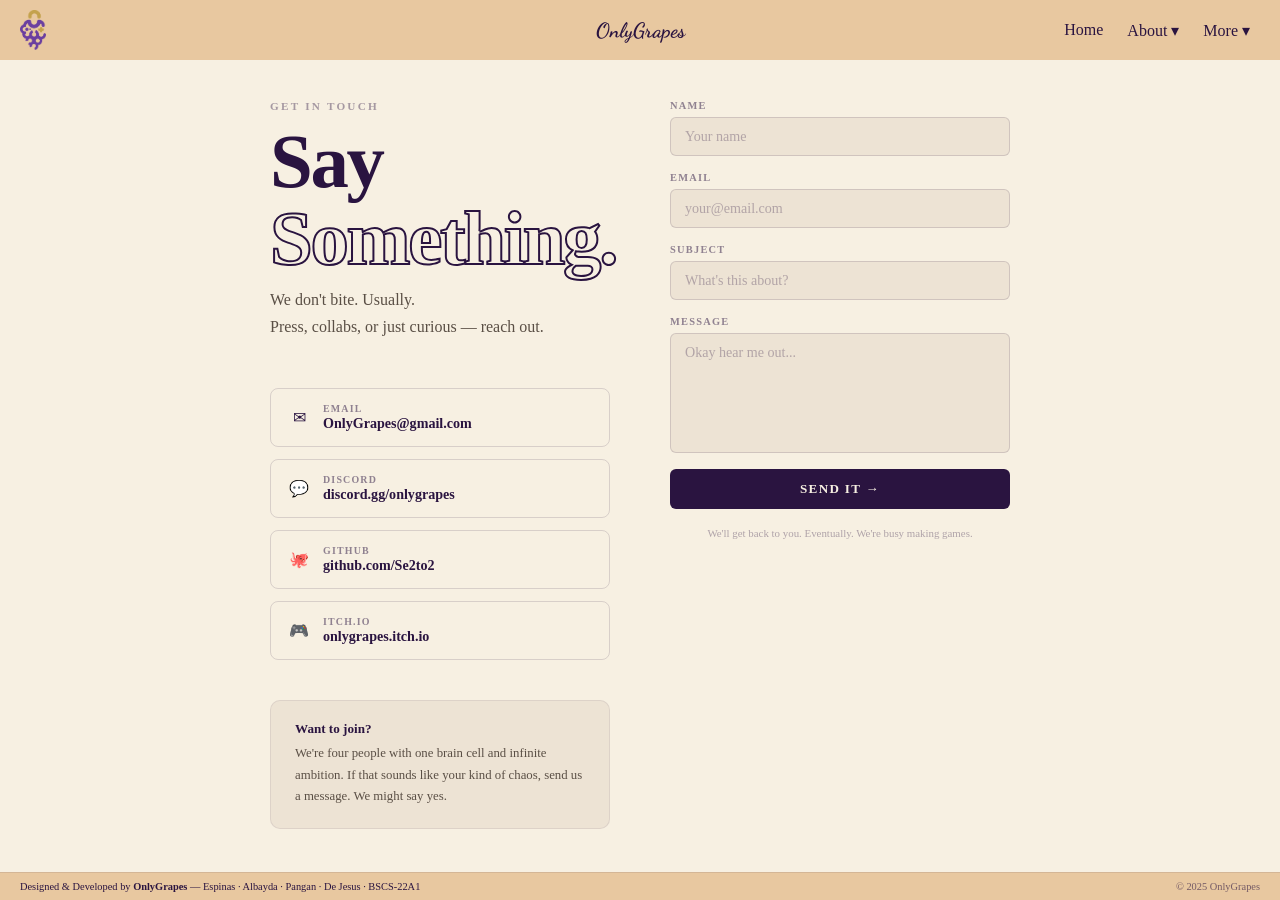
<file: contact.html>
<!DOCTYPE html>
<html lang="en">
<head>
    <meta charset="UTF-8">
    <meta name="viewport" content="width=device-width, initial-scale=1.0">
    <link rel="stylesheet" href="style.css">
    <link rel="preconnect" href="https://fonts.googleapis.com">
    <link rel="preconnect" href="https://fonts.gstatic.com" crossorigin>
    <link href="https://fonts.googleapis.com/css2?family=Dancing+Script&display=block" rel="stylesheet">
    <link rel="icon" href="logo.png" type="image/png">
    <script src="script.js" defer></script>
    <script>
      function showAlert(title, message, onClose) {
        const existing = document.getElementById('og-alert');
        if (existing) existing.remove();

        const overlay = document.createElement('div');
        overlay.id = 'og-alert';
        overlay.style.cssText = 'position:fixed;inset:0;z-index:9999;background:rgba(42,20,64,0.45);display:flex;align-items:center;justify-content:center;padding:20px;';

        overlay.innerhtml = `
          <style>
            @keyframes og-pop{from{transform:scale(0.92);opacity:0}to{transform:scale(1);opacity:1}}
          </style>
          <div style="background:#F7F0E2;border:1px solid rgba(42,20,64,0.15);border-radius:12px;padding:32px 28px 24px;max-width:360px;width:100%;box-shadow:0 20px 60px rgba(42,20,64,0.2);animation:og-pop 0.25s cubic-bezier(0.34,1.56,0.64,1);text-align:center;">
            <div style="font-size:2rem;margin-bottom:12px;">🍇</div>
            <div style="font-size:1.1rem;font-weight:900;color:#2A1440;margin-bottom:8px;letter-spacing:-0.02em;">${title}</div>
            <p style="font-size:0.88rem;color:#5a4f45;line-height:1.7;margin-bottom:24px;">${message}</p>
            <button id="og-alert-btn" style="background:#2A1440;color:#F7F0E2;border:none;border-radius:6px;padding:10px 28px;font-size:0.82rem;font-weight:700;letter-spacing:0.08em;text-transform:uppercase;cursor:pointer;font-family:Georgia,serif;">Got it</button>
          </div>
        `;

        document.body.appendChild(overlay);

        function close() {
          overlay.remove();
          if (onClose) onClose();
        }

        overlay.querySelector('#og-alert-btn').addEventListener('click', close);
        overlay.addEventListener('click', function(e) { if (e.target === overlay) close(); });
      }

      function handleSubmit() {
        const name    = document.getElementById('name').value.trim();
        const email   = document.getElementById('email').value.trim();
        const message = document.getElementById('message').value.trim();

        if (!name || !email || !message) {
          showAlert('Missing Fields', 'Please fill in your name, email, and message before sending.');
          return;
        }

        showAlert('Message Sent!', 'Nice. We got it. We\'ll respond when we surface from the Discord rabbit hole we\'re currently in.', function() {
          document.getElementById('contactForm').style.display = 'none';
          document.getElementById('successMsg').style.display = 'block';
        });
      }
    </script>
    <title>Contact — OnlyGrapes</title>
</head>

<body>
    <header class="top-bar">
    <img src="logo.png" alt="OnlyGrapes" class="logo" />
    <div class="company-name">OnlyGrapes</div>
    <div class="nav-links">
        <a href="index.html">Home</a>

        <!-- About dropdown -->
        <div class="dropdown">
          <span class="dropdown-toggle">About ▾</span>
          <div class="dropdown-menu">
            <a href="index.html#about" class="dropdown-item">About Us</a>
            <a href="index.html#team" class="dropdown-item">Meet the Team</a>
            <a href="index.html#faq" class="dropdown-item">FAQ</a>
          </div>
        </div>

        <!-- More dropdown -->
        <div class="dropdown">
          <span class="dropdown-toggle">More ▾</span>
          <div class="dropdown-menu">
            <a href="devlog.html" class="dropdown-item">Devlog</a>
            <a href="presskit.html" class="dropdown-item">Press Kit</a>
          </div>
        </div>
    </div>
</header>

    <main class="contact-wrapper">

        <!-- LEFT PANEL -->
        <div class="contact-left">
            <p class="page-label">Get in Touch</p>
            <h1 class="page-title">Say <span class="page-title-accent">Something.</span></h1>
            <p class="page-subtitle">We don't bite. Usually.<br>Press, collabs, or just curious — reach out.</p>

            <div class="ct-links">
                <a href="#" class="ct-link">
                    <span class="ct-link-icon">✉</span>
                    <div class="ct-link-body">
                        <span class="ct-link-label">Email</span>
                        <span class="ct-link-value"><span class="__cf_email__" data-cfemail="0d426361744a7f6c7d687e4d6a606c6461236e6260">OnlyGrapes@gmail.com</span></span>
                    </div>
                </a>
                <a href="#" class="ct-link">
                    <span class="ct-link-icon">💬</span>
                    <div class="ct-link-body">
                        <span class="ct-link-label">Discord</span>
                        <span class="ct-link-value">discord.gg/onlygrapes</span>
                    </div>
                </a>
                <a href="#" class="ct-link">
                    <span class="ct-link-icon">🐙</span>
                    <div class="ct-link-body">
                        <span class="ct-link-label">GitHub</span>
                        <span class="ct-link-value">github.com/Se2to2</span>
                    </div>
                </a>
                <a href="#" class="ct-link">
                    <span class="ct-link-icon">🎮</span>
                    <div class="ct-link-body">
                        <span class="ct-link-label">itch.io</span>
                        <span class="ct-link-value">onlygrapes.itch.io</span>
                    </div>
                </a>
            </div>

            <div class="ct-join">
                <div class="ct-join-title">Want to join?</div>
                <p class="ct-join-text">We're four people with one brain cell and infinite ambition. If that sounds like your kind of chaos, send us a message. We might say yes.</p>
            </div>
        </div>

        <!-- RIGHT PANEL -->
        <div class="contact-right">
            <div class="ct-form" id="contactForm">
                <div class="ct-field">
                    <label for="name">Name</label>
                    <input type="text" id="name" placeholder="Your name" />
                </div>
                <div class="ct-field">
                    <label for="email">Email</label>
                    <input type="email" id="email" placeholder="your@email.com" />
                </div>
                <div class="ct-field">
                    <label for="subject">Subject</label>
                    <input type="text" id="subject" placeholder="What's this about?" />
                </div>
                <div class="ct-field">
                    <label for="message">Message</label>
                    <textarea id="message" placeholder="Okay hear me out..."></textarea>
                </div>
                <button class="ct-submit" onclick="handleSubmit()">Send It →</button>
                <p class="ct-note">We'll get back to you. Eventually. We're busy making games.</p>
            </div>

            <div class="ct-success" id="successMsg">
                <div class="ct-success-icon">🍇</div>
                <div class="ct-success-title">Message sent.</div>
                <p class="ct-success-text">Nice. We got it. We'll respond when we surface from the Discord rabbit hole we're currently in.</p>
            </div>
        </div>

    </main>

            <footer class="site-footer">
        <span>Designed & Developed by <strong>OnlyGrapes</strong> — Espinas · Albayda · Pangan · De Jesus · BSCS-22A1</span>
        <span class="footer-copy">© 2025 OnlyGrapes</span>
    </footer>
</body>
</html>
</file>
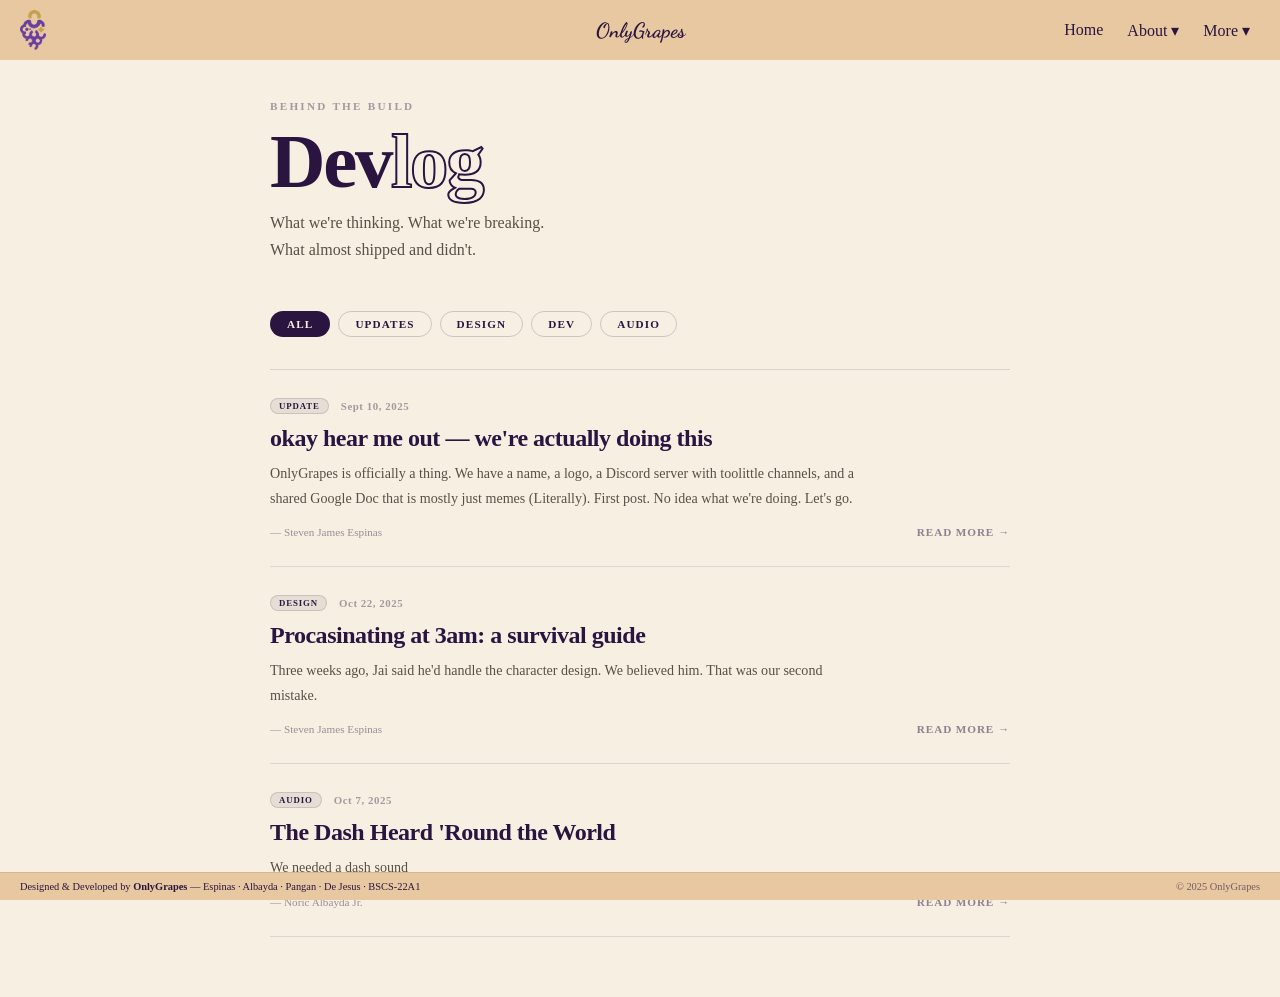
<file: devlog.html>
<!DOCTYPE html>
<html lang="en">
<head>
    <meta charset="UTF-8">
    <meta name="viewport" content="width=device-width, initial-scale=1.0">
    <link rel="stylesheet" href="style.css">
    <link rel="preconnect" href="https://fonts.googleapis.com">
    <link rel="preconnect" href="https://fonts.gstatic.com" crossorigin>
    <link href="https://fonts.googleapis.com/css2?family=Dancing+Script&display=block" rel="stylesheet">
    <link rel="icon" href="logo.png" type="image/png">
    <script src="script.js" defer></script>
    <title>Devlog — OnlyGrapes</title>
</head>

<body>
    <header class="top-bar">
    <img src="logo.png" alt="OnlyGrapes" class="logo" />
    <div class="company-name">OnlyGrapes</div>
    <div class="nav-links">
        <a href="index.html">Home</a>

        <!-- About dropdown -->
        <div class="dropdown">
          <span class="dropdown-toggle">About ▾</span>
          <div class="dropdown-menu">
            <a href="index.html#about" class="dropdown-item">About Us</a>
            <a href="index.html#team" class="dropdown-item">Meet the Team</a>
            <a href="index.html#faq" class="dropdown-item">FAQ</a>
          </div>
        </div>

        <!-- More dropdown -->
        <div class="dropdown">
          <span class="dropdown-toggle">More ▾</span>
          <div class="dropdown-menu">
            <a href="presskit.html" class="dropdown-item">Press Kit</a>
            <a href="contact.html" class="dropdown-item">Contact</a>
          </div>
        </div>
    </div>
</header>

    <main class="page-wrapper">

        <p class="page-label">Behind the Build</p>
        <h1 class="page-title">Dev<span class="page-title-accent">log</span></h1>
        <p class="page-subtitle">What we're thinking. What we're breaking.<br>What almost shipped and didn't.</p>

        <!-- FILTERS -->
        <div class="dl-filters">
            <button class="dl-filter active" onclick="filterPosts('all', this)">All</button>
            <button class="dl-filter" onclick="filterPosts('update', this)">Updates</button>
            <button class="dl-filter" onclick="filterPosts('design', this)">Design</button>
            <button class="dl-filter" onclick="filterPosts('dev', this)">Dev</button>
            <button class="dl-filter" onclick="filterPosts('audio', this)">Audio</button>
        </div>

        <!-- POSTS -->
        <div class="dl-posts" id="postList">

            <article class="dl-post" data-tag="update" onclick="togglePost(this)">
                <div class="dl-post-meta">
                    <span class="dl-post-tag">Update</span>
                    <span class="dl-post-date">Sept 10, 2025</span>
                </div>
                <div class="dl-post-title">okay hear me out — we're actually doing this</div>
                <p class="dl-post-excerpt">OnlyGrapes is officially a thing. We have a name, a logo, a Discord server with toolittle channels, and a shared Google Doc that is mostly just memes (Literally). First post. No idea what we're doing. Let's go.</p>
                <div class="dl-post-body">
                    <p>So here's the situation: four people in a Discord call at 2am decided to start a game studio. No Ideas. Just the unwavering belief that the games we actually want to play don't exist yet and that we should be the ones to build them.</p>
                    <p style="margin-top:12px">We have a name. We have a logo that Jai made in one sitting while the rest of us watched and contributed nothing useful. We have a Discord server that already has like 7 channels and counting, most of which will never be used. And we have a Google Doc titled "ideas" that is currently 90% memes and 10% one actual idea that might be kind of.. who are we kidding we don't have any ideas.</p>
                    <p style="margin-top:12px">This is the first devlog. There will be more. We have no idea where this goes.</p>
                </div>
                <div class="dl-post-footer">
                    <span class="dl-post-author">— Steven James Espinas</span>
                    <span class="dl-read-more">Read more →</span>
                </div>
            </article>

            <article class="dl-post" data-tag="design" onclick="togglePost(this)">
                <div class="dl-post-meta">
                    <span class="dl-post-tag">Design</span>
                    <span class="dl-post-date">Oct 22, 2025</span>
                </div>
                <div class="dl-post-title">Procasinating at 3am: a survival guide</div>
                <p class="dl-post-excerpt">Three weeks ago, Jai said he'd handle the character design. We believed him. That was our second mistake.</p>
                <div class="dl-post-body">
                    <p>Week 1: Silence. Understandable. Great art takes time. We respect the process.</p>
                    <p style="margin-top:12px">Week 2: Still nothing. Slight concern. Maybe he's cooking something insane. We let him cook.</p>
                    <p style="margin-top:12px">Week 3: The kitchen is on fire. There is no food.</p>
                    <p style="margin-top:12px">At this point, we're not sure if the character design exists in a higher plane of existence or if it's just an idea Jai visits in his dreams and refuses to bring back with him.</p>
                    <p style="margin-top:12px">No sketches. No concepts. Not even a badly drawn stick figure to prove life.</p>
                    <p style="margin-top:12px">So we waited. Longer than we should have. Checking for updates like it was going to magically appear one day. It didn't. But hope is a powerful and dangerous thing, and we held onto it anyway.</p>
                    <p style="margin-top:12px">Current Status:</p>
                    <p style="margin-top:12px">Budget Character Design</p>
                    <p style="margin-top:12px">Three weeks gone</p>
                    <p style="margin-top:12px">Sire said Go Lang</p>
                </div>
                <div class="dl-post-footer">
                    <span class="dl-post-author">— Steven James Espinas</span>
                    <span class="dl-read-more">Read more →</span>
                </div>
            </article>

            <article class="dl-post" data-tag="audio" onclick="togglePost(this)">
                <div class="dl-post-meta">
                    <span class="dl-post-tag">Audio</span>
                    <span class="dl-post-date">Oct 7, 2025</span>
                </div>
                <div class="dl-post-title">The Dash Heard 'Round the World</div>
                <p class="dl-post-excerpt">We needed a dash sound</p>
                <div class="dl-post-body">
                    <p>An idea was made.</p>
                    <p style="margin-top:12px">Sound was required.</p>
                    <p style="margin-top:12px"> </p>
                    <p style="margin-top:12px">The concept: a robot.</p>
                    <p style="margin-top:12px">The feature: it dashes.</p>
                    <p style="margin-top:12px">The reality: we now need audio for… that.</p>
                    <p style="margin-top:12px"> </p>
                    <p style="margin-top:12px">Week 1: Silence. Understandable. Great audio takes time. </p>
                    <p style="margin-top:12px">Week 2: Still nothing. The robot moves. It dashes. Our hopes for normal sound fade. </p>
                    <p style="margin-top:12px">Week 3: Finally, audio arrives. And somehow… its sounds like ass clapping.</p>
                    <p style="margin-top:12px"> </p>
                    <p style="margin-top:12px">No one asked for it. No one expected it. And yet, it exists. Every dash now punctuated by a sound that makes zero sense.</p>
                    <p style="margin-top:12px">Current Status: </p>
                    <p style="margin-top:12px">One dashing robot. </p>
                    <p style="margin-top:12px">One meme-level sound effect. </p>
                    <p style="margin-top:12px">Team morale: laughing their ass out.</p>
                </div>
                <div class="dl-post-footer">
                    <span class="dl-post-author">— Noric Albayda Jr.</span>
                    <span class="dl-read-more">Read more →</span>
                </div>
            </article>

        </div>
    </main>

    <footer class="site-footer">
        <span>Designed & Developed by <strong>OnlyGrapes</strong> — Espinas · Albayda · Pangan · De Jesus · BSCS-22A1</span>
        <span class="footer-copy">© 2025 OnlyGrapes</span>
    </footer>
</body>
</html>
</file>
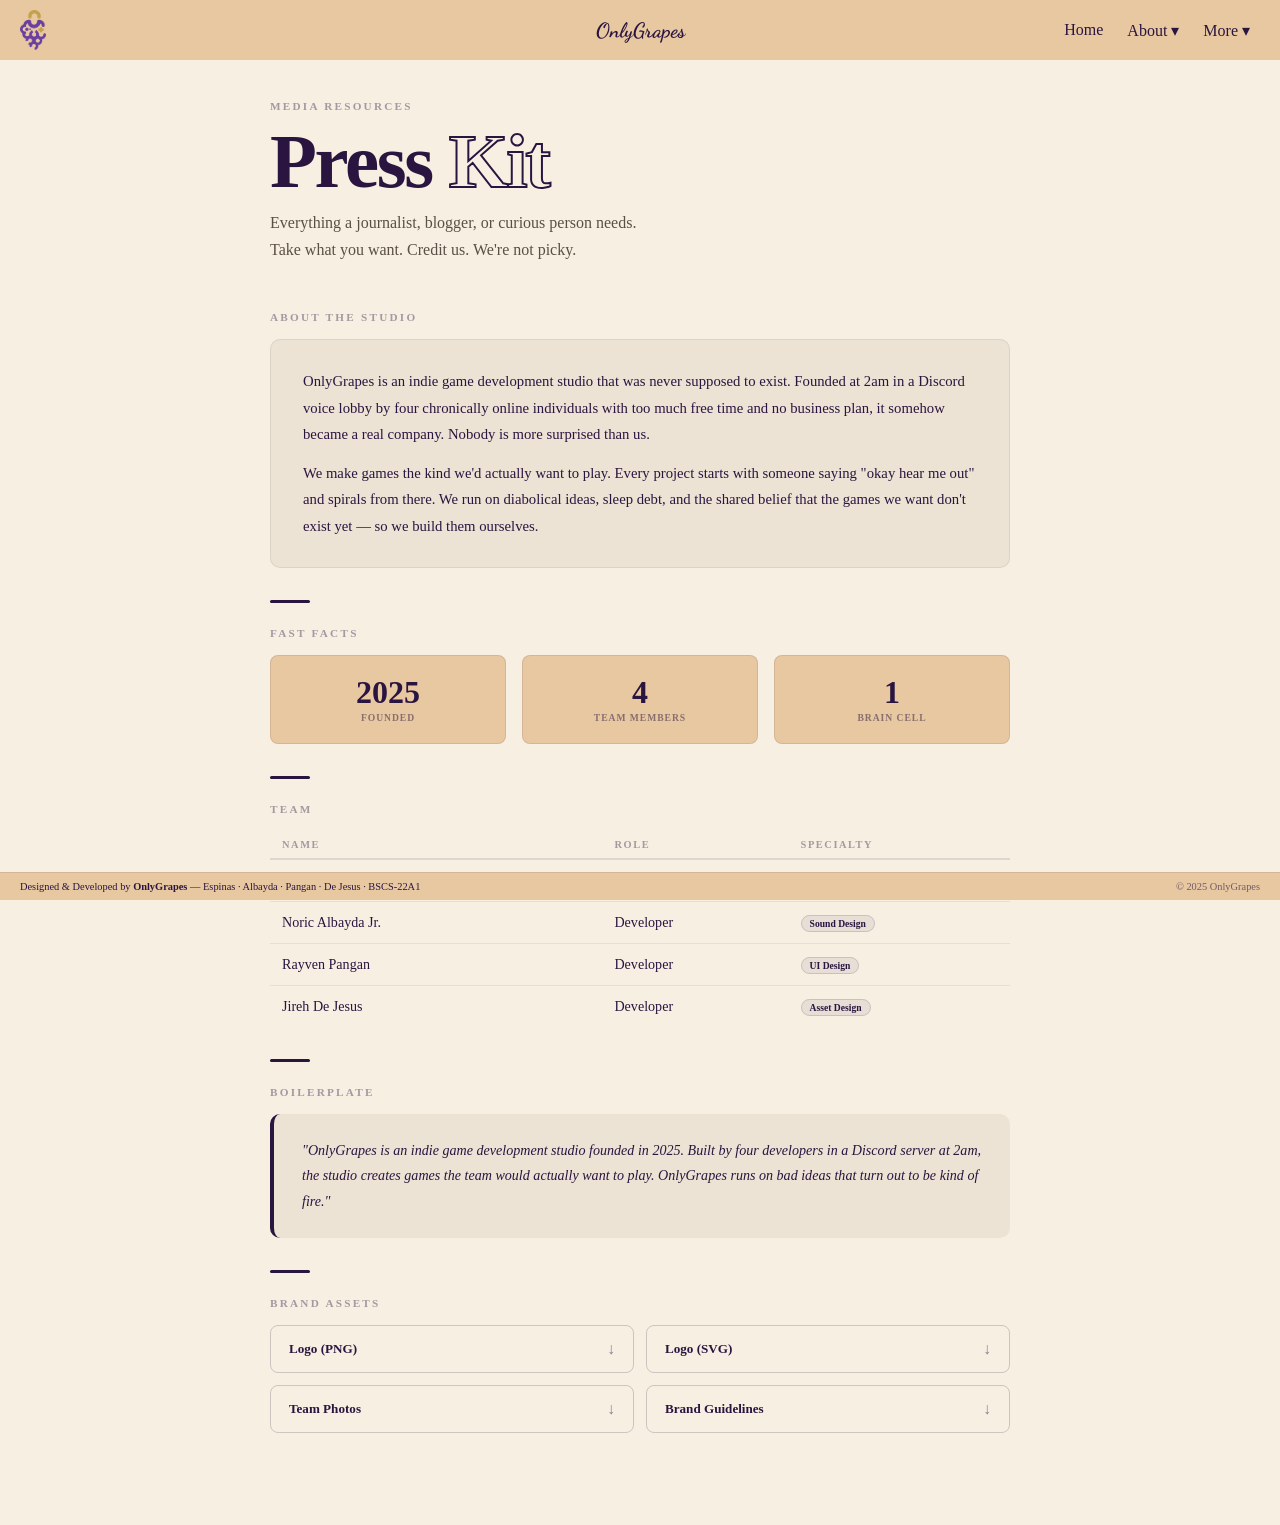
<file: presskit.html>
<!DOCTYPE html>
<html lang="en">
<head>
    <meta charset="UTF-8">
    <meta name="viewport" content="width=device-width, initial-scale=1.0">
    <link rel="stylesheet" href="style.css">
    <link rel="preconnect" href="https://fonts.googleapis.com">
    <link rel="preconnect" href="https://fonts.gstatic.com" crossorigin>
    <link href="https://fonts.googleapis.com/css2?family=Dancing+Script&display=block" rel="stylesheet">
    <link rel="icon" href="logo.png" type="image/png">
    <script src="script.js" defer></script>
    <title>Press Kit — OnlyGrapes</title>
</head>

<body>
    <header class="top-bar">
    <img src="logo.png" alt="OnlyGrapes" class="logo" />
    <div class="company-name">OnlyGrapes</div>
    <div class="nav-links">
        <a href="index.html">Home</a>

        <!-- About dropdown -->
        <div class="dropdown">
          <span class="dropdown-toggle">About ▾</span>
          <div class="dropdown-menu">
            <a href="index.html#about" class="dropdown-item">About Us</a>
            <a href="index.html#team" class="dropdown-item">Meet the Team</a>
            <a href="index.html#faq" class="dropdown-item">FAQ</a>
          </div>
        </div>

        <!-- More dropdown -->
        <div class="dropdown">
          <span class="dropdown-toggle">More ▾</span>
          <div class="dropdown-menu">
            <a href="devlog.html" class="dropdown-item">Devlog</a>
            <a href="contact.html" class="dropdown-item">Contact</a>
          </div>
        </div>
    </div>
</header>

    <main class="page-wrapper">

        <p class="page-label">Media Resources</p>
        <h1 class="page-title">Press <span class="page-title-accent">Kit</span></h1>
        <p class="page-subtitle">Everything a journalist, blogger, or curious person needs.<br>Take what you want. Credit us. We're not picky.</p>

        <!-- ABOUT -->
        <p class="sub-label">About the Studio</p>
        <div class="pk-about">
            <p>OnlyGrapes is an indie game development studio that was never supposed to exist. Founded at 2am in a Discord voice lobby by four chronically online individuals with too much free time and no business plan, it somehow became a real company. Nobody is more surprised than us.</p>
            <p>We make games the kind we'd actually want to play. Every project starts with someone saying "okay hear me out" and spirals from there. We run on diabolical ideas, sleep debt, and the shared belief that the games we want don't exist yet — so we build them ourselves.</p>
        </div>

        <!-- FAST FACTS -->
        <div class="section-rule"></div>
        <p class="sub-label">Fast Facts</p>
        <div class="pk-facts">
            <div class="pk-fact">
                <div class="pk-fact-number">2025</div>
                <div class="pk-fact-label">Founded</div>
            </div>
            <div class="pk-fact">
                <div class="pk-fact-number">4</div>
                <div class="pk-fact-label">Team Members</div>
            </div>
            <div class="pk-fact">
                <div class="pk-fact-number">1</div>
                <div class="pk-fact-label">Brain Cell</div>
            </div>
        </div>

        <!-- TEAM -->
        <div class="section-rule"></div>
        <p class="sub-label">Team</p>
        <table class="pk-team-table">
            <thead>
                <tr>
                    <th>Name</th>
                    <th>Role</th>
                    <th>Specialty</th>
                </tr>
            </thead>
            <tbody>
                <tr>
                    <td>Steven James Espinas</td>
                    <td>Developer</td>
                    <td><span class="role-tag">Backend</span></td>
                </tr>
                <tr>
                    <td>Noric Albayda Jr.</td>
                    <td>Developer</td>
                    <td><span class="role-tag">Sound Design</span></td>
                </tr>
                <tr>
                    <td>Rayven Pangan</td>
                    <td>Developer</td>
                    <td><span class="role-tag">UI Design</span></td>
                </tr>
                <tr>
                    <td>Jireh De Jesus</td>
                    <td>Developer</td>
                    <td><span class="role-tag">Asset Design</span></td>
                </tr>
            </tbody>
        </table>

        <!-- BOILERPLATE -->
        <div class="section-rule"></div>
        <p class="sub-label">Boilerplate</p>
        <div class="pk-boilerplate">
            <p>"OnlyGrapes is an indie game development studio founded in 2025. Built by four developers in a Discord server at 2am, the studio creates games the team would actually want to play. OnlyGrapes runs on bad ideas that turn out to be kind of fire."</p>
        </div>

        <!-- ASSETS -->
        <div class="section-rule"></div>
        <p class="sub-label">Brand Assets</p>
        <div class="pk-assets">
            <a href="logo.png" class="pk-asset-btn" download>
                <span>Logo (PNG)</span>
                <span class="pk-asset-icon">↓</span>
            </a>
            <a href="#" class="pk-asset-btn">
                <span>Logo (SVG)</span>
                <span class="pk-asset-icon">↓</span>
            </a>
            <a href="#" class="pk-asset-btn">
                <span>Team Photos</span>
                <span class="pk-asset-icon">↓</span>
            </a>
            <a href="#" class="pk-asset-btn">
                <span>Brand Guidelines</span>
                <span class="pk-asset-icon">↓</span>
            </a>
        </div>

        </main>

            <footer class="site-footer">
        <span>Designed & Developed by <strong>OnlyGrapes</strong> — Espinas · Albayda · Pangan · De Jesus · BSCS-22A1</span>
        <span class="footer-copy">© 2025 OnlyGrapes</span>
    </footer>
</body>
</html>
</file>
<file: style.css>
:root {
  /* About section */
  --about-offset-x: 0px;
  --about-offset-y: -180px;

  /* Left panel */
  --left-panel-offset-x: 0px;
  --left-panel-offset-y: -180px;

  /* Right panel  */
  --right-panel-offset-x: 0px;
  --right-panel-offset-y: -150px;

  /* FAQ content */
  --faq-offset-x: 0px;
  --faq-offset-y: -150px;
}

* {
  margin: 0;
  padding: 0;
  box-sizing: border-box;
}

html {
  height: 100%;
  overflow-y: scroll;
  scrollbar-width: none;
}

html::-webkit-scrollbar {
  display: none;
}

body {
  height: 100%;
  background-color: #F7F0E2;
}

/* TOP BAR */
.top-bar {
  position: fixed;
  top: 0;
  width: 100%;
  height: 60px;
  display: grid;
  grid-template-columns: 1fr auto 1fr;
  align-items: center;
  background-color: #E8C8A0;
  color: #2A1440;
  padding: 10px 20px;
  z-index: 1000;
}

.company-name {
  font-family: 'Dancing Script', cursive;
  font-size: 1.3em;
  font-weight: bold;
  text-align: center;
  white-space: nowrap;
}

.logo {
  height: 40px;
  width: auto;
  object-fit: contain;
}

.nav-links {
  display: flex;
  align-items: center;
  gap: 4px;
  justify-content: flex-end;
}

.nav-links a {
  color: #2A1440;
  text-decoration: none;
  margin: 0 10px;
}

.nav-links a:hover {
  text-decoration: underline;
}

/* DROPDOWN */
.dropdown {
  position: relative;
  display: inline-flex;
  align-items: center;
}

.dropdown-toggle {
  color: #2A1440;
  cursor: pointer;
  margin: 0 10px;
  font-size: 1em;
  user-select: none;
}

.dropdown-toggle:hover {
  text-decoration: underline;
}

.dropdown-menu {
  display: none;
  position: absolute;
  top: 100%;
  right: 0;
  padding-top: 12px;
  background: transparent;
  z-index: 2000;
  flex-direction: column;
}

.dropdown-menu::after {
  content: '';
  display: block;
  position: absolute;
  top: 12px;
  left: 0;
  right: 0;
  bottom: 0;
  background: #E8C8A0;
  border: 1px solid rgba(42, 20, 64, 0.15);
  border-radius: 8px;
  box-shadow: 0 8px 24px rgba(42, 20, 64, 0.12);
  z-index: -1;
}

.dropdown.open .dropdown-menu {
  display: flex;
}

.dropdown-item {
  display: block;
  padding: 10px 16px;
  color: #2A1440;
  text-decoration: none;
  font-size: 0.9em;
  transition: background 0.15s;
  margin: 0;
  position: relative;
  z-index: 1;
  min-width: 160px;
}

.dropdown-item:hover {
  background: rgba(42, 20, 64, 0.08);
  text-decoration: none;
}

/* SECTIONS */
.section {
  height: 100vh;
  display: flex;
  flex-direction: column;
  align-items: center;
  justify-content: center;
  padding: 80px 40px 68px;
  scroll-margin-top: 60px;
}

.section-content {
  transition: opacity 0.4s ease-in-out;
}

.section-landing { background-color: #F7F0E2; }
.section-about   { background-color: #EDE3D4; }
.section-team    { background-color: #F7F0E2; padding: 80px 0 40px; height: auto; min-height: 100vh; justify-content: center; }
.section-faq     { background-color: #EDE3D4; }

/* TEAM LAYOUT */
.layout {
  display: flex;
  align-items: center;
  justify-content: center;
  gap: 40px;
  width: 100%;
  max-width: min(1100px, 90vw);
  padding: 0 32px;
}

.left-panel {
  flex: 1;
  padding: 32px;
  min-width: 0;
  margin-left: var(--left-panel-offset-x);
  margin-top: var(--left-panel-offset-y);
}

.right-panel {
  flex-shrink: 0;
  width: clamp(220px, 28vw, 420px);
  padding: 16px;
  display: grid;
  grid-template-columns: repeat(2, 1fr);
  gap: clamp(6px, 1vw, 12px);
  align-content: center;
  justify-content: center;
  color: #2A1440;
  margin-left: var(--right-panel-offset-x);
  margin-top: var(--right-panel-offset-y);
}

/* CARDS */
.card {
  background: #E8C8A0;
  border: 1px solid #e0d5c5;
  border-radius: 8px;
  overflow: hidden;
  display: flex;
  flex-direction: column;
}

.card-photo {
  overflow: hidden;
  display: flex;
  align-items: center;
  justify-content: center;
}

.card-photo img {
  width: 100%;
  aspect-ratio: 1 / 1;
  object-fit: cover;
  display: block;
  border-radius: 50%;
  padding: 8px;
}

.card-body {
  padding: 6px 7px 7px;
  display: flex;
  flex-direction: column;
  gap: 4px;
}

.card-name {
  font-size: 0.7rem;
  font-weight: 700;
  color: #2A1440;
  white-space: nowrap;
  overflow: hidden;
  text-overflow: ellipsis;
}

.meta-row {
  display: flex;
  align-items: center;
  gap: 4px;
  font-size: 0.6rem;
}

.meta-label  { color: #9a8f82; min-width: 46px; }
.meta-value  { color: #4a3f35; }

.specialty-tag {
  background: rgba(42, 20, 64, 0.08);
  border: 1px solid rgba(42, 20, 64, 0.15);
  color: #2A1440;
  font-size: 0.55rem;
  padding: 2px 6px;
  border-radius: 100px;
}

.divider {
  height: 1px;
  background: #e0d5c5;
}

.card-btn {
  display: block;
  text-align: center;
  border: 1px solid #2A1440;
  color: #2A1440;
  font-size: 0.55rem;
  font-weight: 600;
  letter-spacing: 0.06em;
  text-transform: uppercase;
  padding: 5px;
  border-radius: 4px;
  text-decoration: none;
  transition: background 0.2s, color 0.2s;
}

.card-btn:hover {
  background: #2A1440;
  color: #F7F0E2;
}

.card-btn:active {
  transform: scale(0.97);
}

/* DOT NAV */
.dot-nav {
  position: fixed;
  right: 20px;
  top: 50%;
  transform: translateY(-50%);
  display: flex;
  flex-direction: column;
  gap: 12px;
  z-index: 9999;
}

.dot {
  width: 10px;
  height: 10px;
  border-radius: 50%;
  background: rgba(42, 20, 64, 0.3);
  transition: background 0.3s ease, transform 0.3s ease;
}

.dot.active {
  background: #2A1440;
  transform: scale(1.4);
}

/* ABOUT */
.about-content {
  max-width: 720px;
  width: 100%;
  display: flex;
  flex-direction: column;
  align-items: center;
  gap: clamp(12px, 2.5vh, 32px);
  padding: 0 20px;
  margin-left: var(--about-offset-x);
  margin-top: var(--about-offset-y);
}

.about-title {
  font-size: clamp(1.6rem, 3vw, 2.5rem);
  font-weight: 900;
  color: #2A1440;
  letter-spacing: -0.02em;
  align-self: flex-start;
}

.about-quote {
  font-size: clamp(1rem, 1.8vw, 1.3rem);
  font-family: 'Dancing Script', cursive;
  color: #2A1440;
  text-align: center;
  line-height: 1.7;
  padding: clamp(8px, 1.5vh, 16px) 32px;
  border-left: none;
  border-top: 2px solid rgba(42, 20, 64, 0.2);
  border-bottom: 2px solid rgba(42, 20, 64, 0.2);
  width: 100%;
}

.about-body {
  display: flex;
  flex-direction: column;
  gap: clamp(8px, 1.5vh, 16px);
  color: #2A1440;
  font-size: clamp(0.8rem, 1.2vw, 0.95rem);
  line-height: 1.7;
}

/* FAQ */
.faq-content {
  max-width: 680px;
  width: 100%;
  display: flex;
  flex-direction: column;
  gap: 24px;
  padding: 0 20px;
  margin-left: var(--faq-offset-x);
  margin-top: var(--faq-offset-y);
}

.faq-title {
  font-size: clamp(1.6rem, 3vw, 2.5rem);
  font-weight: 900;
  color: #2A1440;
  letter-spacing: -0.02em;
}

.faq-subtitle {
  color: #7a6f65;
  font-size: clamp(0.8rem, 1.2vw, 0.95rem);
  margin-top: -12px;
}

.faq-list {
  display: flex;
  flex-direction: column;
  gap: 0;
  border-top: 1px solid rgba(42, 20, 64, 0.15);
}

.faq-item {
  border-bottom: 1px solid rgba(42, 20, 64, 0.15);
}

.faq-question {
  width: 100%;
  background: none;
  border: none;
  padding: clamp(10px, 1.5vh, 16px) 0;
  display: flex;
  justify-content: space-between;
  align-items: center;
  cursor: pointer;
  color: #2A1440;
  font-size: clamp(0.8rem, 1.2vw, 0.95rem);
  font-weight: 600;
  text-align: left;
  gap: 12px;
}

.faq-question:hover {
  opacity: 0.75;
}

.faq-icon {
  font-size: 1.2rem;
  font-weight: 300;
  transition: transform 0.3s ease;
  flex-shrink: 0;
  line-height: 1;
}

.faq-item.open .faq-icon {
  transform: rotate(45deg);
}

.faq-answer {
  max-height: 0;
  overflow: hidden;
  transition: max-height 0.35s ease, padding 0.35s ease;
}

.faq-item.open .faq-answer {
  max-height: 200px;
  padding-bottom: 16px;
}

.faq-answer p {
  font-size: 0.88rem;
  color: #5a4f45;
  line-height: 1.8;
}

/* FOOTER */
.site-footer {
  position: fixed;
  bottom: 0;
  left: 0;
  width: 100%;
  height: 28px;
  background-color: #E8C8A0;
  color: #2A1440;
  display: flex;
  align-items: center;
  justify-content: space-between;
  padding: 0 20px;
  font-size: 0.65rem;
  z-index: 1000;
  border-top: 1px solid rgba(42, 20, 64, 0.1);
}

.footer-copy {
  opacity: 0.6;
}

/* LANDING */
.landing-content {
  display: flex;
  align-items: center;
  justify-content: space-between;
  width: 100%;
  max-width: 1100px;
  padding: 0 40px;
  gap: 40px;
}

.landing-left {
  display: flex;
  flex-direction: column;
  gap: clamp(12px, 2vh, 20px);
  flex: 1;
}

.landing-label {
  font-size: 0.7rem;
  font-weight: 700;
  letter-spacing: 0.2em;
  text-transform: uppercase;
  color: rgba(42, 20, 64, 0.4);
}

.landing-title {
  font-size: clamp(3rem, 7vw, 6rem);
  font-weight: 900;
  color: #2A1440;
  line-height: 1;
  letter-spacing: -0.03em;
}

.landing-title-accent {
  color: transparent;
  -webkit-text-stroke: 2px #2A1440;
}

.landing-liner {
  font-size: clamp(0.95rem, 1.6vw, 1.2rem);
  color: #5a4f45;
  line-height: 1.7;
}

.landing-actions {
  display: flex;
  gap: 12px;
  flex-wrap: wrap;
  margin-top: 8px;
}

.btn-primary {
  display: inline-block;
  background: #2A1440;
  color: #F7F0E2;
  text-decoration: none;
  padding: 10px 24px;
  border-radius: 4px;
  font-size: 0.85rem;
  font-weight: 600;
  letter-spacing: 0.05em;
  text-transform: uppercase;
  transition: opacity 0.2s;
}

.btn-primary:hover {
  opacity: 0.8;
}

.btn-primary:active {
  transform: scale(0.96);
}

.btn-secondary {
  display: inline-block;
  border: 1px solid #2A1440;
  color: #2A1440;
  text-decoration: none;
  padding: 10px 24px;
  border-radius: 4px;
  font-size: 0.85rem;
  font-weight: 600;
  letter-spacing: 0.05em;
  text-transform: uppercase;
  transition: background 0.2s, color 0.2s;
}

.btn-secondary:hover {
  background: #2A1440;
  color: #F7F0E2;
}

.btn-secondary:active {
  transform: scale(0.96);
}

.landing-right {
  flex-shrink: 0;
  display: flex;
  align-items: center;
  justify-content: center;
}

.landing-logo {
  width: clamp(160px, 22vw, 320px);
  height: auto;
  object-fit: contain;
  opacity: 0.9;
}

/* LEFT PANEL */
.team-label {
  font-size: 0.7rem;
  font-weight: 700;
  letter-spacing: 0.2em;
  text-transform: uppercase;
  color: rgba(42, 20, 64, 0.4);
  margin-bottom: 12px;
}

.team-heading {
  font-size: clamp(2.2rem, 4vw, 3.8rem);
  font-weight: 900;
  color: #2A1440;
  line-height: 1;
  letter-spacing: -0.03em;
}

.team-heading-accent {
  color: transparent;
  -webkit-text-stroke: 2px #2A1440;
}

.team-divider {
  width: 40px;
  height: 3px;
  background: #2A1440;
  margin: 20px 0;
  border-radius: 2px;
}

.team-desc {
  font-size: clamp(0.8rem, 1.1vw, 0.92rem);
  color: #5a4f45;
  line-height: 1.75;
  margin-bottom: 10px;
}

.team-stats {
  display: flex;
  align-items: center;
  gap: 20px;
  margin-top: 28px;
  padding: 20px;
  background: #E8C8A0;
  border-radius: 10px;
  border: 1px solid rgba(42, 20, 64, 0.1);
}

.stat {
  display: flex;
  flex-direction: column;
  align-items: center;
  gap: 4px;
}

.stat-number {
  font-size: clamp(1.4rem, 2.5vw, 2rem);
  font-weight: 900;
  color: #2A1440;
  line-height: 1;
}

.stat-label {
  font-size: 0.6rem;
  font-weight: 700;
  letter-spacing: 0.1em;
  text-transform: uppercase;
  color: rgba(42, 20, 64, 0.5);
}

.stat-divider {
  width: 1px;
  height: 32px;
  background: rgba(42, 20, 64, 0.15);
}

/* RESPONSIVE */
@media (max-width: 900px) {

  :root {
    --about-offset-x: 0px;
    --about-offset-y: 0px;
    --left-panel-offset-x: 0px;
    --left-panel-offset-y: 0px;
    --right-panel-offset-x: 0px;
    --right-panel-offset-y: 0px;
    --faq-offset-x: 0px;
    --faq-offset-y: 0px;
  }

  .landing-content {
    flex-direction: column-reverse;
    text-align: center;
    padding: 0 20px;
  }

  .landing-actions {
    justify-content: center;
  }

  .landing-logo {
    width: clamp(100px, 30vw, 180px);
  }
}

@media (max-width: 768px) {
  .top-bar {
    grid-template-columns: 1fr;
    grid-template-rows: auto auto auto;
    height: auto;
    padding: 15px;
    text-align: center;
  }

  .company-name {
    text-align: center;
    margin: 4px 0;
  }

  .nav-links {
    display: flex;
    justify-content: center;
    flex-wrap: wrap;
  }

  .nav-links a {
    margin: 5px 8px;
  }
}

/* Screens Fixer */
@media (max-height: 800px) and (min-width: 769px) {
  .about-body p:last-child {
    display: none;
  }

  .faq-content {
    gap: 12px;
  }

  .right-panel {
    width: clamp(200px, 24vw, 360px);
    gap: 6px;
    padding: 8px;
  }

  .card-photo {
    max-height: none;
    aspect-ratio: 1 / 1;
  }

  .card-photo img {
    width: 100%;
    height: 100%;
    object-fit: cover;
  }

  .card-body {
    padding: 4px 6px 6px;
    gap: 3px;
  }
}

@media (max-height: 650px) {
  .section {
    height: auto;
    min-height: 100vh;
    padding: 80px 40px 40px;
  }

  .about-body p:nth-child(n+2) {
    display: none;
  }
}

/* ANIMATIONS */

@keyframes logo-pop {
  0%   { transform: scale(0.15); opacity: 0; }
  70%  { transform: scale(1.12); opacity: 1; }
  85%  { transform: scale(0.95); }
  100% { transform: scale(1);    opacity: 1; }
}

@keyframes slide-fade-in {
  0%   { transform: translateX(-40px); opacity: 0; }
  100% { transform: translateX(0);     opacity: 1; }
}

.landing-logo {
  animation: logo-pop 0.85s cubic-bezier(0.34, 1.56, 0.64, 1) both;
}

.landing-label {
  animation: slide-fade-in 0.6s ease-out 0.2s both;
}

.landing-title {
  animation: slide-fade-in 0.6s ease-out 0.35s both;
}

.landing-liner {
  animation: slide-fade-in 0.6s ease-out 0.5s both;
}

.landing-actions {
  animation: slide-fade-in 0.6s ease-out 0.65s both;
}

/* DEVLOG EXPAND  */
.dl-post-body {
  max-height: 0;
  overflow: hidden;
  transition: max-height 0.4s ease, padding 0.3s ease;
  font-size: 0.9rem;
  color: #2A1440;
  line-height: 1.8;
  border-left: 3px solid rgba(42, 20, 64, 0.15);
}

.dl-post.expanded .dl-post-body {
  max-height: 600px;
  padding: 16px 0 16px 20px;
}

.dl-post.expanded .dl-post-excerpt {
  display: none;
}

.dl-read-more {
  transition: opacity 0.2s, transform 0.3s ease;
  display: inline-block;
}

.dl-post.expanded .dl-read-more {
  opacity: 1;
}

.dl-post.expanded .dl-read-more::after {
  content: ' Close';
  font-size: 0.7rem;
  font-weight: 700;
  letter-spacing: 0.08em;
  text-transform: uppercase;
}

/* Shared page wrapper */
.page-wrapper {
    max-width: 820px;
    margin: 0 auto;
    padding: 100px 40px 60px;
}

/* Shared page header labels */
.page-label {
    font-size: 0.7rem;
    font-weight: 700;
    letter-spacing: 0.2em;
    text-transform: uppercase;
    color: rgba(42, 20, 64, 0.4);
    margin-bottom: 12px;
}

.page-title {
    font-size: clamp(2.5rem, 6vw, 5rem);
    font-weight: 900;
    color: #2A1440;
    line-height: 1;
    letter-spacing: -0.03em;
    margin-bottom: 8px;
}

.page-title-accent {
    color: transparent;
    -webkit-text-stroke: 2px #2A1440;
}

.page-subtitle {
    font-size: clamp(0.85rem, 1.4vw, 1rem);
    color: #5a4f45;
    line-height: 1.7;
    margin-bottom: 48px;
}

/* Shared section divider */
.section-rule {
    width: 40px;
    height: 3px;
    background: #2A1440;
    border-radius: 2px;
    margin: 32px 0 24px;
}

/* Shared section heading */
.sub-label {
    font-size: 0.7rem;
    font-weight: 700;
    letter-spacing: 0.2em;
    text-transform: uppercase;
    color: rgba(42, 20, 64, 0.4);
    margin-bottom: 16px;
}

/* DEVLOG */
.dl-filters {
    display: flex;
    gap: 8px;
    margin-bottom: 32px;
    flex-wrap: wrap;
}

.dl-filter {
    border: 1px solid rgba(42, 20, 64, 0.2);
    background: none;
    color: #2A1440;
    font-size: 0.7rem;
    font-weight: 700;
    letter-spacing: 0.1em;
    text-transform: uppercase;
    padding: 6px 16px;
    border-radius: 100px;
    cursor: pointer;
    transition: background 0.2s, color 0.2s;
    font-family: Georgia, serif;
}

.dl-filter:hover,
.dl-filter.active {
    background: #2A1440;
    color: #F7F0E2;
}

.dl-posts {
    display: flex;
    flex-direction: column;
    gap: 0;
    border-top: 1px solid rgba(42, 20, 64, 0.15);
}

.dl-post {
    border-bottom: 1px solid rgba(42, 20, 64, 0.12);
    padding: 28px 0;
    cursor: pointer;
    transition: padding 0.2s;
}

.dl-post:hover { padding-left: 8px; }

.dl-post-meta {
    display: flex;
    align-items: center;
    gap: 12px;
    margin-bottom: 10px;
}

.dl-post-tag {
    background: rgba(42, 20, 64, 0.08);
    border: 1px solid rgba(42, 20, 64, 0.15);
    color: #2A1440;
    font-size: 0.55rem;
    padding: 2px 8px;
    border-radius: 100px;
    font-weight: 700;
    letter-spacing: 0.1em;
    text-transform: uppercase;
}

.dl-post-date {
    font-size: 0.68rem;
    color: rgba(42, 20, 64, 0.4);
    font-weight: 600;
    letter-spacing: 0.05em;
}

.dl-post-title {
    font-size: clamp(1.1rem, 2vw, 1.5rem);
    font-weight: 900;
    color: #2A1440;
    letter-spacing: -0.02em;
    margin-bottom: 8px;
    line-height: 1.2;
}

.dl-post-excerpt {
    font-size: 0.88rem;
    color: #5a4f45;
    line-height: 1.75;
    max-width: 600px;
}

.dl-post-footer {
    display: flex;
    align-items: center;
    justify-content: space-between;
    margin-top: 16px;
}

.dl-post-author {
    font-size: 0.7rem;
    color: rgba(42, 20, 64, 0.45);
}

.dl-read-more {
    font-size: 0.7rem;
    font-weight: 700;
    letter-spacing: 0.08em;
    text-transform: uppercase;
    color: #2A1440;
    text-decoration: none;
    opacity: 0.5;
    transition: opacity 0.2s;
    cursor: pointer;
}

.dl-post:hover .dl-read-more { opacity: 1; }

.dl-empty {
    text-align: center;
    padding: 60px 20px;
    color: rgba(42, 20, 64, 0.35);
}

.dl-empty-title {
    font-size: 1.5rem;
    font-weight: 900;
    margin-bottom: 8px;
}

.dl-empty-sub { font-size: 0.85rem; }

/* PRESS KIT */
.pk-about {
    background: #EDE3D4;
    border-radius: 10px;
    padding: 28px 32px;
    margin-bottom: 32px;
    border: 1px solid rgba(42, 20, 64, 0.08);
}

.pk-about p {
    font-size: 0.92rem;
    color: #2A1440;
    line-height: 1.8;
    margin-bottom: 12px;
}

.pk-about p:last-child { margin-bottom: 0; }

.pk-facts {
    display: grid;
    grid-template-columns: repeat(3, 1fr);
    gap: 16px;
    margin-bottom: 32px;
}

.pk-fact {
    background: #E8C8A0;
    border-radius: 8px;
    padding: 20px;
    text-align: center;
    border: 1px solid rgba(42, 20, 64, 0.1);
}

.pk-fact-number {
    font-size: 2rem;
    font-weight: 900;
    color: #2A1440;
    line-height: 1;
    margin-bottom: 4px;
}

.pk-fact-label {
    font-size: 0.6rem;
    font-weight: 700;
    letter-spacing: 0.1em;
    text-transform: uppercase;
    color: rgba(42, 20, 64, 0.5);
}

.pk-team-table {
    width: 100%;
    border-collapse: collapse;
    margin-bottom: 32px;
    font-size: 0.88rem;
}

.pk-team-table th {
    text-align: left;
    font-size: 0.65rem;
    font-weight: 700;
    letter-spacing: 0.15em;
    text-transform: uppercase;
    color: rgba(42, 20, 64, 0.4);
    padding: 8px 12px;
    border-bottom: 2px solid rgba(42, 20, 64, 0.12);
}

.pk-team-table td {
    padding: 12px;
    color: #2A1440;
    border-bottom: 1px solid rgba(42, 20, 64, 0.08);
}

.pk-team-table tr:last-child td { border-bottom: none; }
.pk-team-table tr:hover td { background: rgba(42, 20, 64, 0.03); }

.role-tag {
    background: rgba(42, 20, 64, 0.08);
    border: 1px solid rgba(42, 20, 64, 0.15);
    color: #2A1440;
    font-size: 0.6rem;
    padding: 2px 8px;
    border-radius: 100px;
    font-weight: 600;
}

.pk-boilerplate {
    background: #EDE3D4;
    border-radius: 10px;
    padding: 24px 28px;
    border-left: 4px solid #2A1440;
    margin-bottom: 32px;
}

.pk-boilerplate p {
    font-size: 0.88rem;
    color: #2A1440;
    line-height: 1.8;
    font-style: italic;
}

.pk-assets {
    display: grid;
    grid-template-columns: repeat(2, 1fr);
    gap: 12px;
    margin-bottom: 32px;
}

.pk-asset-btn {
    display: flex;
    align-items: center;
    justify-content: space-between;
    border: 1px solid rgba(42, 20, 64, 0.2);
    border-radius: 8px;
    padding: 14px 18px;
    color: #2A1440;
    text-decoration: none;
    font-size: 0.82rem;
    font-weight: 600;
    transition: background 0.2s, color 0.2s;
    background: transparent;
    cursor: pointer;
}

.pk-asset-btn:hover {
    background: #2A1440;
    color: #F7F0E2;
}

.pk-asset-icon { font-size: 1rem; opacity: 0.5; }

.pk-contact-strip {
    border-top: 1px solid rgba(42, 20, 64, 0.15);
    padding-top: 24px;
    display: flex;
    align-items: center;
    justify-content: space-between;
}

.pk-contact-text { font-size: 0.82rem; color: #5a4f45; }

.pk-contact-email {
    font-weight: 700;
    color: #2A1440;
    text-decoration: none;
    font-size: 0.88rem;
}

.pk-contact-email:hover { text-decoration: underline; }

/* CONTACT */
.contact-wrapper {
    max-width: 820px;
    margin: 0 auto;
    padding: 100px 40px 60px;
    display: flex;
    gap: 60px;
    align-items: flex-start;
}

.contact-left {
    flex: 1;
    min-width: 0;
}

.contact-right {
    flex-shrink: 0;
    width: 340px;
}

.ct-links {
    display: flex;
    flex-direction: column;
    gap: 12px;
    margin-bottom: 40px;
}

.ct-link {
    display: flex;
    align-items: center;
    gap: 14px;
    padding: 14px 18px;
    border: 1px solid rgba(42, 20, 64, 0.15);
    border-radius: 8px;
    text-decoration: none;
    color: #2A1440;
    transition: background 0.2s, color 0.2s, border-color 0.2s;
}

.ct-link:hover {
    background: #2A1440;
    color: #F7F0E2;
    border-color: #2A1440;
}

.ct-link-icon {
    font-size: 1rem;
    width: 20px;
    text-align: center;
    flex-shrink: 0;
}

.ct-link-body {
    display: flex;
    flex-direction: column;
    gap: 1px;
}

.ct-link-label {
    font-size: 0.62rem;
    font-weight: 700;
    letter-spacing: 0.12em;
    text-transform: uppercase;
    opacity: 0.5;
}

.ct-link-value {
    font-size: 0.88rem;
    font-weight: 600;
}

.ct-join {
    background: #EDE3D4;
    border-radius: 10px;
    padding: 20px 24px;
    border: 1px solid rgba(42, 20, 64, 0.08);
}

.ct-join-title {
    font-size: 0.82rem;
    font-weight: 700;
    color: #2A1440;
    margin-bottom: 6px;
}

.ct-join-text {
    font-size: 0.8rem;
    color: #5a4f45;
    line-height: 1.7;
}

.ct-form {
    display: flex;
    flex-direction: column;
    gap: 16px;
}

.ct-field {
    display: flex;
    flex-direction: column;
    gap: 6px;
}

.ct-field label {
    font-size: 0.65rem;
    font-weight: 700;
    letter-spacing: 0.12em;
    text-transform: uppercase;
    color: rgba(42, 20, 64, 0.5);
}

.ct-field input,
.ct-field textarea {
    background: #EDE3D4;
    border: 1px solid rgba(42, 20, 64, 0.15);
    border-radius: 6px;
    padding: 10px 14px;
    font-size: 0.88rem;
    color: #2A1440;
    font-family: Georgia, serif;
    width: 100%;
    transition: border-color 0.2s, box-shadow 0.2s;
    outline: none;
    resize: none;
}

.ct-field input:focus,
.ct-field textarea:focus {
    border-color: #2A1440;
    box-shadow: 0 0 0 3px rgba(42, 20, 64, 0.08);
}

.ct-field input::placeholder,
.ct-field textarea::placeholder { color: rgba(42, 20, 64, 0.3); }

.ct-field textarea { height: 120px; }

.ct-submit {
    display: block;
    width: 100%;
    background: #2A1440;
    color: #F7F0E2;
    border: none;
    border-radius: 6px;
    padding: 12px 24px;
    font-size: 0.82rem;
    font-weight: 700;
    letter-spacing: 0.1em;
    text-transform: uppercase;
    cursor: pointer;
    transition: opacity 0.2s;
    font-family: Georgia, serif;
}

.ct-submit:hover { opacity: 0.8; }
.ct-submit:active { transform: scale(0.97); }

.ct-note {
    font-size: 0.68rem;
    color: rgba(42, 20, 64, 0.35);
    text-align: center;
    line-height: 1.6;
}

.ct-success {
    display: none;
    text-align: center;
    padding: 40px 20px;
}

.ct-success-icon { font-size: 2rem; margin-bottom: 12px; }

.ct-success-title {
    font-size: 1.3rem;
    font-weight: 900;
    color: #2A1440;
    margin-bottom: 8px;
}

.ct-success-text {
    font-size: 0.85rem;
    color: #5a4f45;
    line-height: 1.7;
}

/* RESPONSIVE sub-pages */
@media (max-width: 700px) {
    .contact-wrapper {
        flex-direction: column;
        padding: 80px 20px 50px;
        gap: 40px;
    }
    .contact-right { width: 100%; }
}

@media (max-width: 600px) {
    .page-wrapper { padding: 80px 20px 50px; }
    .pk-facts { grid-template-columns: repeat(3, 1fr); }
    .pk-assets { grid-template-columns: 1fr; }
    .pk-contact-strip { flex-direction: column; gap: 12px; align-items: flex-start; }
}

/* FADE-IN */
.fade-in {
    opacity: 0;
    transform: translateY(18px);
    transition: opacity 0.6s ease, transform 0.6s ease;
}

.fade-in.visible {
    opacity: 1;
    transform: translateY(0);
}
/* PAGE TRANSITIONS */
#page-transition {
  position: fixed;
  inset: 0;
  z-index: 999;
  pointer-events: none;
  transform: translateX(-100%);
}

#page-transition.wipe-in {
  animation: wipe-in 0.45s cubic-bezier(0.76, 0, 0.24, 1) forwards;
  pointer-events: all;
}

#page-transition.wipe-out {
  animation: wipe-out 0.45s cubic-bezier(0.76, 0, 0.24, 1) forwards;
}

@keyframes wipe-in {
  from { transform: translateX(-100%); }
  to   { transform: translateX(0%); }
}

@keyframes wipe-out {
  from { transform: translateX(0%); }
  to   { transform: translateX(100%); }
}

/* Content exit animation */
.page-exit {
  animation: content-exit 0.3s ease-in forwards;
}

@keyframes content-exit {
  from { opacity: 1; }
  to   { opacity: 0; }
}

/* Content enter animation */
.page-enter {
  animation: content-enter 0.5s ease-out 0.2s both;
}

@keyframes content-enter {
  from { opacity: 0; }
  to   { opacity: 1; }
}

/* MOBILE OVERRIDES */

/* HAMBURGER BUTTON */
.nav-hamburger {
  display: none;
  background: none;
  border: none;
  cursor: pointer;
  padding: 4px;
  flex-direction: column;
  gap: 5px;
  justify-content: center;
  align-items: center;
  width: 36px;
  height: 36px;
  flex-shrink: 0;
}

.nav-hamburger span {
  display: block;
  width: 22px;
  height: 2px;
  background: #2A1440;
  border-radius: 2px;
  transition: transform 0.3s ease, opacity 0.3s ease;
  transform-origin: center;
}

.nav-hamburger.open span:nth-child(1) { transform: translateY(7px) rotate(45deg); }
.nav-hamburger.open span:nth-child(2) { opacity: 0; }
.nav-hamburger.open span:nth-child(3) { transform: translateY(-7px) rotate(-45deg); }

/* MOBILE MENU DRAWER */
.mobile-menu {
  display: flex;         
  flex-direction: column;
  position: fixed;
  top: 60px;
  left: 0;
  right: 0;
  background: #E8C8A0;
  border-bottom: 1px solid rgba(42, 20, 64, 0.12);
  z-index: 999;
  padding: 12px 0 16px;
  box-shadow: 0 8px 24px rgba(42, 20, 64, 0.1);

  /* Hidden state */
  transform: translateY(-8px);
  opacity: 0;
  visibility: hidden;
  pointer-events: none;
  transition: transform 0.25s ease, opacity 0.25s ease, visibility 0.25s ease;
}

.mobile-menu.open {
  transform: translateY(0);
  opacity: 1;
  visibility: visible;
  pointer-events: all;
}

.mobile-menu a {
  display: block;
  padding: 12px 24px;
  color: #2A1440;
  text-decoration: none;
  font-size: 0.92rem;
  font-weight: 600;
  border-bottom: 1px solid rgba(42, 20, 64, 0.06);
  transition: background 0.15s;
}

.mobile-menu a:last-child { border-bottom: none; }

.mobile-menu a:hover { background: rgba(42, 20, 64, 0.06); }

.mobile-menu-section {
  padding: 8px 24px 2px;
  font-size: 0.6rem;
  font-weight: 700;
  letter-spacing: 0.15em;
  text-transform: uppercase;
  color: rgba(42, 20, 64, 0.35);
}

/* ── HEADER MOBILE ── */
@media (max-width: 768px) {
  .top-bar {
    grid-template-columns: auto 1fr auto !important;
    grid-template-rows: 1fr !important;
    height: 60px !important;
    padding: 0 16px !important;
    text-align: left !important;
  }

  .company-name {
    text-align: center !important;
    margin: 0 !important;
  }

  /* Hide desktop nav-links */
  .nav-links {
    display: none !important;
  }

  /* Show hamburger */
  .nav-hamburger {
    display: flex;
  }
}

/* DOT NAV MOBILE*/
@media (max-width: 768px) {
  .dot-nav {
    display: none;
  }
}

/* INDEX LANDING  */
@media (max-width: 600px) {
  .landing-content {
    flex-direction: column;
    text-align: center;
    padding: 0 20px;
    gap: 24px;
  }

  .landing-right {
    display: none; 
  }

  .landing-actions {
    justify-content: center;
    flex-direction: column;
    align-items: center;
  }

  .landing-title {
    font-size: clamp(2.8rem, 14vw, 4rem);
  }
}

/* INDEX ABOUT */
@media (max-width: 768px) {
  .about-content {
    padding: 0 16px;
    gap: clamp(10px, 2vh, 20px);
  }

  .about-quote {
    font-size: clamp(0.95rem, 4vw, 1.2rem);
    padding: 10px 16px;
  }
}

/* INDEX TEAM */
@media (max-width: 768px) {
  .section-team {
    height: auto;
    min-height: 100svh;
    padding: 70px 0 40px;
    justify-content: center;
    scroll-snap-align: start;
  }

  .section-team .section-content {
    width: 100%;
  }

  .layout {
    flex-direction: column;
    align-items: center;
    padding: 16px 20px;
    gap: 12px;
    max-width: 100%;
  }

  .left-panel {
    width: 100%;
    padding: 0;
    text-align: center;
    margin: 0;
  }

  .team-label   { display: none; }
  .team-divider { display: none; }
  .team-desc    { display: none; }
  .team-stats   { display: none; }

  .team-heading {
    font-size: clamp(1.8rem, 7vw, 2.5rem);
  }

  /* Cards */
  .right-panel {
    width: 100%;
    max-width: 420px;
    grid-template-columns: repeat(2, 1fr);
    gap: 10px;
    padding: 0;
    margin: 0;
  }

  .card-photo img {
    padding: 6px;
  }

  .card-body {
    padding: 6px 8px 8px;
    gap: 4px;
  }

  .card-name {
    font-size: 0.7rem;
  }

  .meta-row {
    font-size: 0.58rem;
  }

  .card-btn {
    font-size: 0.55rem;
    padding: 5px;
  }
}

@media (max-width: 360px) {
  .right-panel {
    gap: 8px;
    max-width: 100%;
  }

  .card-name    { font-size: 0.62rem; }
  .specialty-tag { font-size: 0.5rem; }
}

/* INDEX FAQ*/
@media (max-width: 768px) {
  .faq-content {
    padding: 0 16px;
  }

  .faq-question {
    font-size: clamp(0.82rem, 3.5vw, 0.95rem);
  }
}

/* SUB-PAGES */
@media (max-width: 768px) {
  .page-wrapper {
    padding: 80px 20px 50px;
  }

  .page-title {
    font-size: clamp(2rem, 10vw, 3.5rem);
  }

  .page-subtitle {
    margin-bottom: 28px;
  }
}

/* ── PRESS KIT ── */
@media (max-width: 768px) {
  .pk-facts {
    grid-template-columns: repeat(3, 1fr);
    gap: 10px;
  }

  .pk-fact {
    padding: 14px 10px;
  }

  .pk-fact-number {
    font-size: 1.5rem;
  }

  .pk-assets {
    grid-template-columns: 1fr;
  }

  .pk-contact-strip {
    flex-direction: column;
    gap: 8px;
    align-items: flex-start;
  }

  .pk-team-table {
    font-size: 0.8rem;
  }

  .pk-team-table th,
  .pk-team-table td {
    padding: 10px 8px;
  }
}

/* ── CONTACT ── */
@media (max-width: 768px) {
  .contact-wrapper {
    flex-direction: column;
    padding: 80px 20px 50px;
    gap: 32px;
  }

  .contact-right {
    width: 100%;
  }
}

/* ── DEVLOG ── */
@media (max-width: 768px) {
  .dl-filters {
    gap: 6px;
    margin-bottom: 20px;
  }

  .dl-filter {
    font-size: 0.65rem;
    padding: 5px 12px;
  }

  .dl-post {
    padding: 20px 0;
  }

  .dl-post-title {
    font-size: clamp(1rem, 4.5vw, 1.3rem);
  }

  .dl-post-footer {
    flex-direction: column;
    align-items: flex-start;
    gap: 8px;
  }
}

/* PORTFOLIO HERO*/
@media (max-width: 768px) {
  .hero-name {
    font-size: clamp(2rem, 10vw, 3.5rem);
  }

  .hero-content {
    padding: 0 16px;
  }

  .hero-actions {
    flex-direction: column;
    align-items: flex-start;
  }
}

/* PORTFOLIO ABOUT */
@media (max-width: 768px) {
  .about-layout {
    flex-direction: column;
    align-items: center;
    text-align: center;
  }

  .skills-row {
    justify-content: center;
  }

  .about-status {
    justify-content: center;
  }
}

/* PORTFOLIO SKILLS GRID */
@media (max-width: 768px) {
  .skills-grid {
    grid-template-columns: 1fr 1fr;
    gap: 10px;
  }

  .skill-card {
    flex-direction: column;
    gap: 8px;
    padding: clamp(10px, 2vw, 14px);
  }

  .skill-icon {
    width: 32px;
    height: 32px;
  }

  .skill-note {
    font-size: 0.68rem;
  }
}

@media (max-width: 420px) {
  .skills-grid {
    grid-template-columns: 1fr;
  }
}

/* PORTFOLIO CONTACT */
@media (max-width: 768px) {
  .contact-content {
    padding: 0 16px;
  }
}

/* FOOTER */
@media (max-width: 600px) {
  .site-footer {
    font-size: 0.55rem;
    padding: 0 12px;
    flex-direction: column;
    height: auto;
    padding: 6px 12px;
    gap: 1px;
    text-align: center;
    justify-content: center;
  }
}

/* SECTION PADDING MOBILE */
@media (max-width: 768px) {
  .section {
    padding: 70px 20px 50px;
    height: 100svh;
    min-height: -webkit-fill-available;
  }

  html {
    scroll-snap-type: y mandatory;
  }

  .section {
    scroll-snap-align: start;
  }
}
</file>
